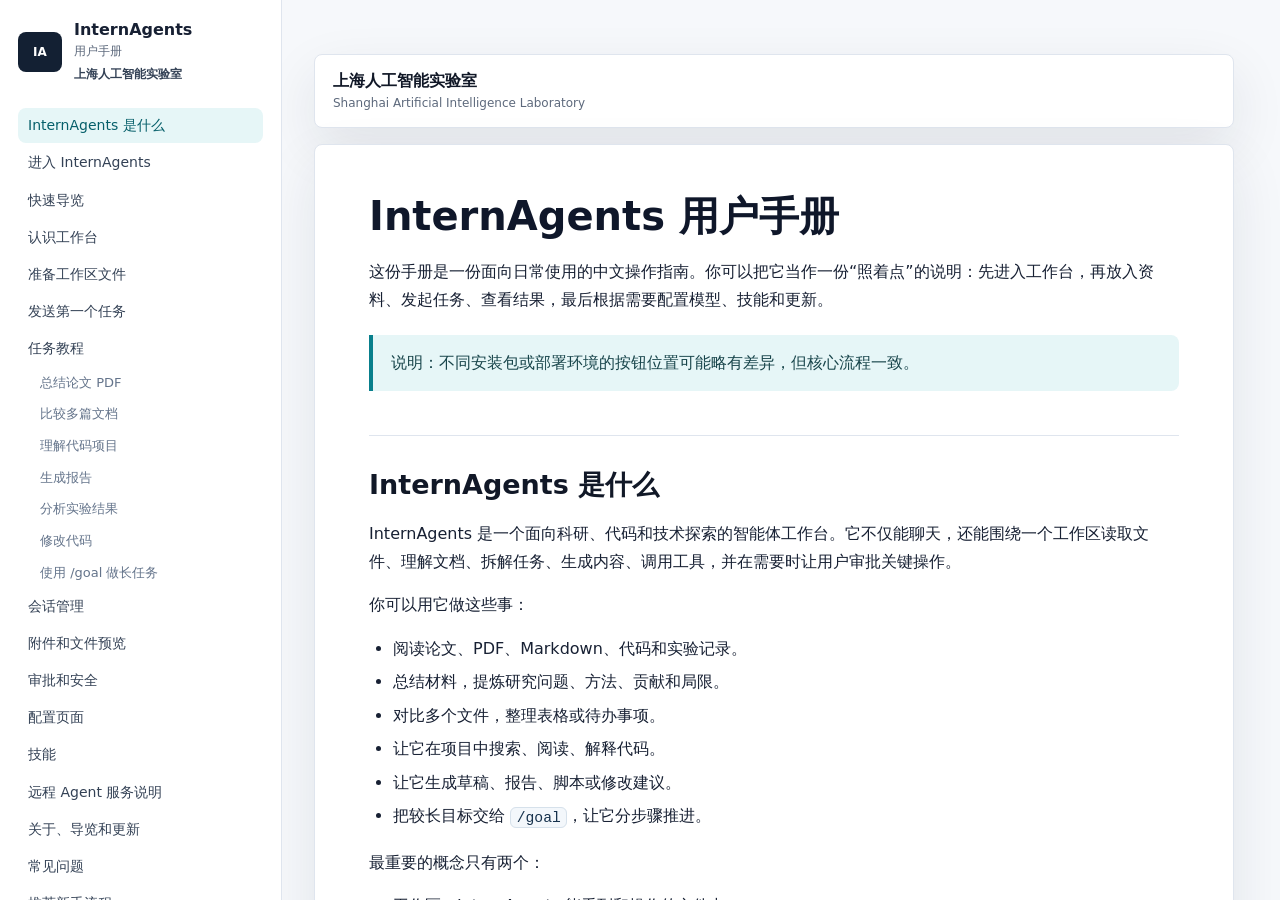
<file: index.html>
<!doctype html>
<html lang="zh-CN">
  <head>
    <meta charset="utf-8" />
    <meta name="viewport" content="width=device-width, initial-scale=1" />
    <meta http-equiv="refresh" content="0; url=./user-manual/" />
    <title>InternAgents 用户手册</title>
    <link rel="canonical" href="./user-manual/" />
    <style>
      body {
        display: grid;
        min-height: 100vh;
        place-items: center;
        margin: 0;
        background: #f6f8fb;
        color: #172033;
        font-family:
          Inter, ui-sans-serif, system-ui, -apple-system, BlinkMacSystemFont, "Segoe UI",
          "PingFang SC", "Hiragino Sans GB", "Microsoft YaHei", sans-serif;
      }

      a {
        color: #087f8c;
        font-weight: 700;
      }
    </style>
  </head>
  <body>
    <p>正在打开 <a href="./user-manual/">InternAgents 用户手册</a>。</p>
  </body>
</html>
</file>
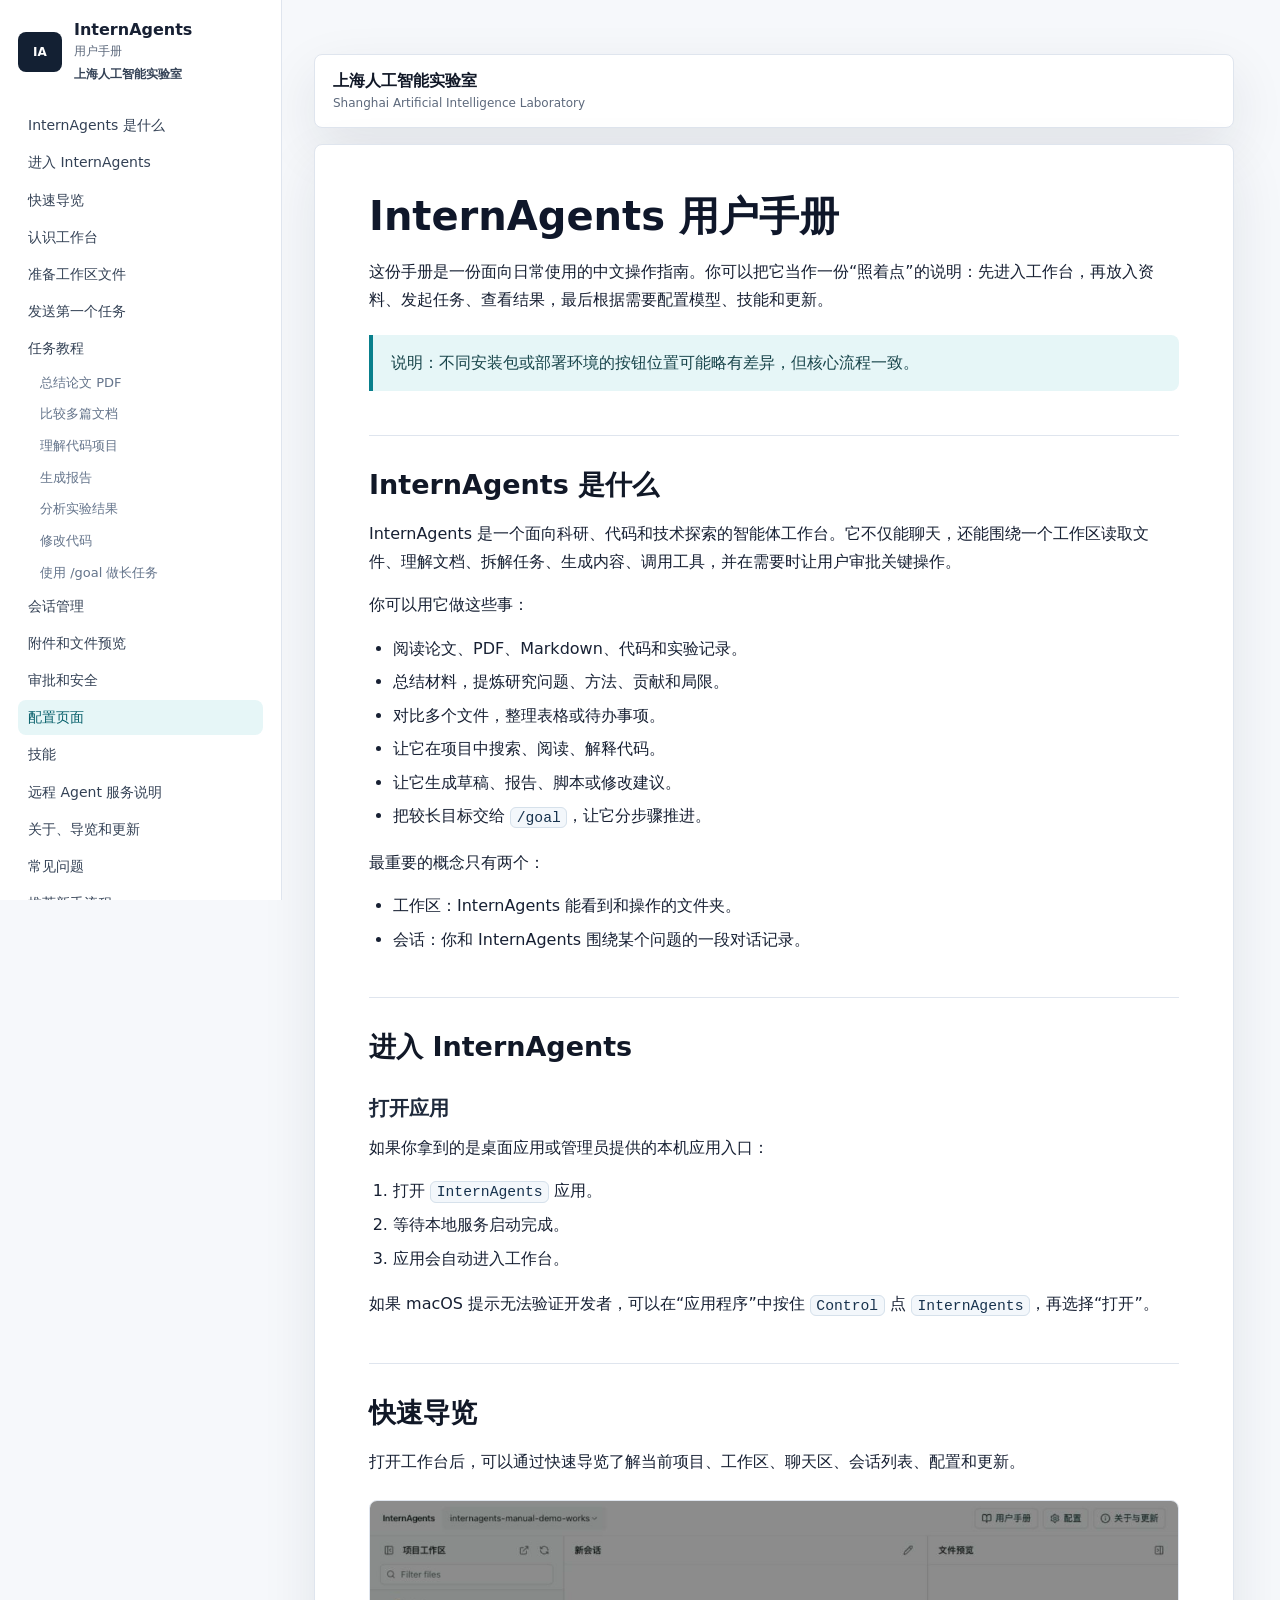
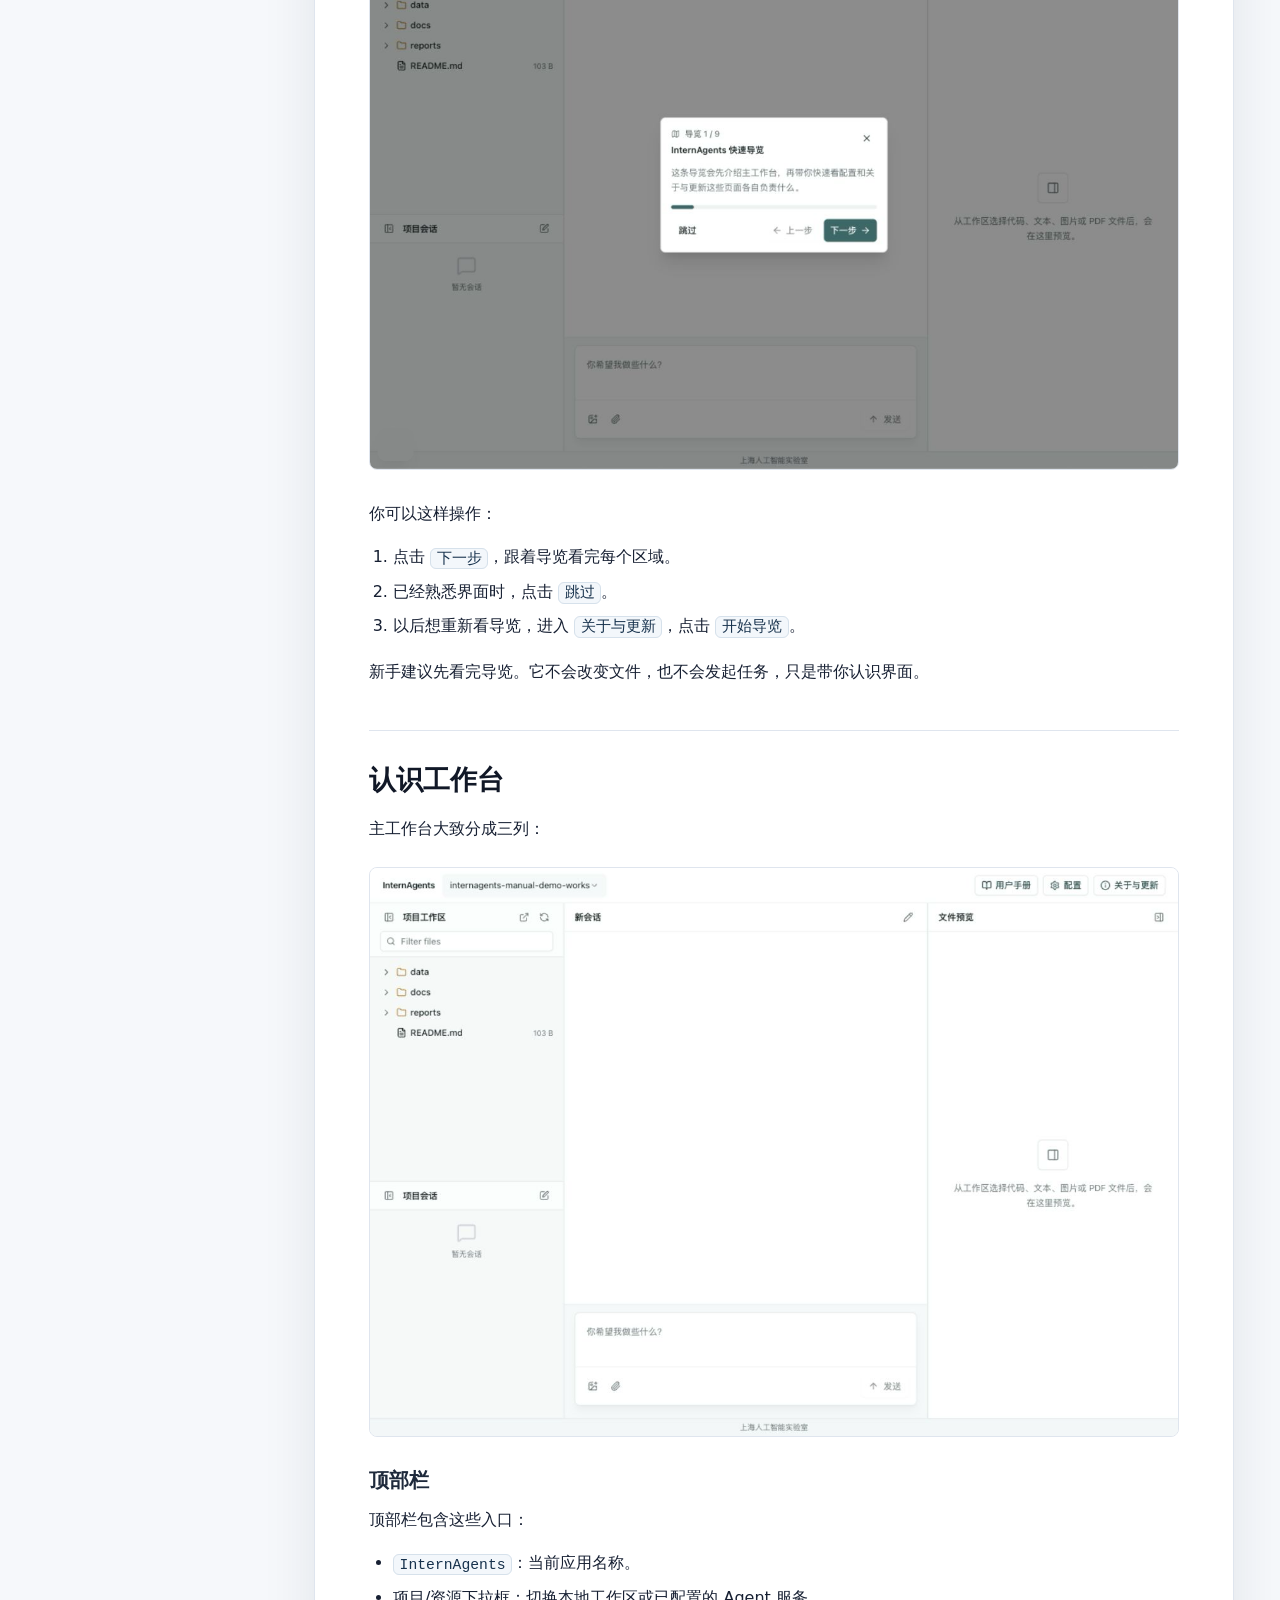
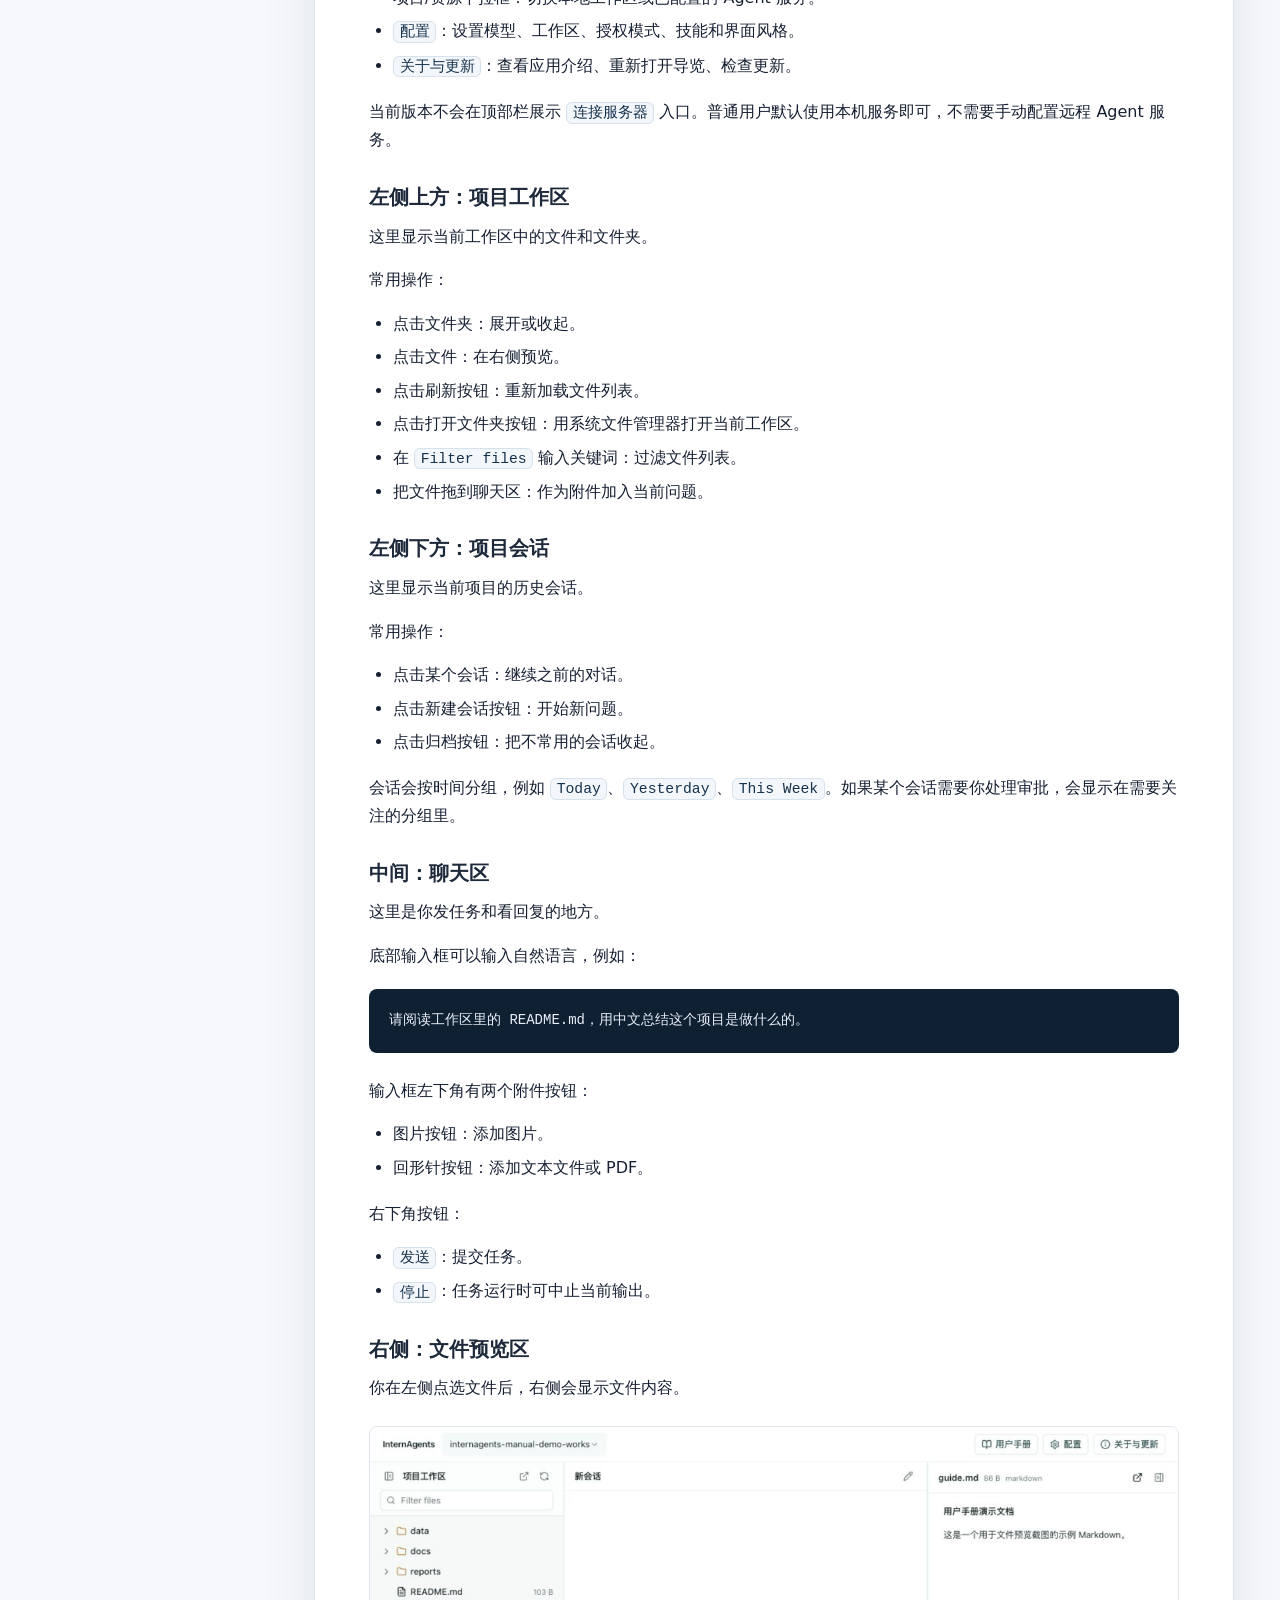
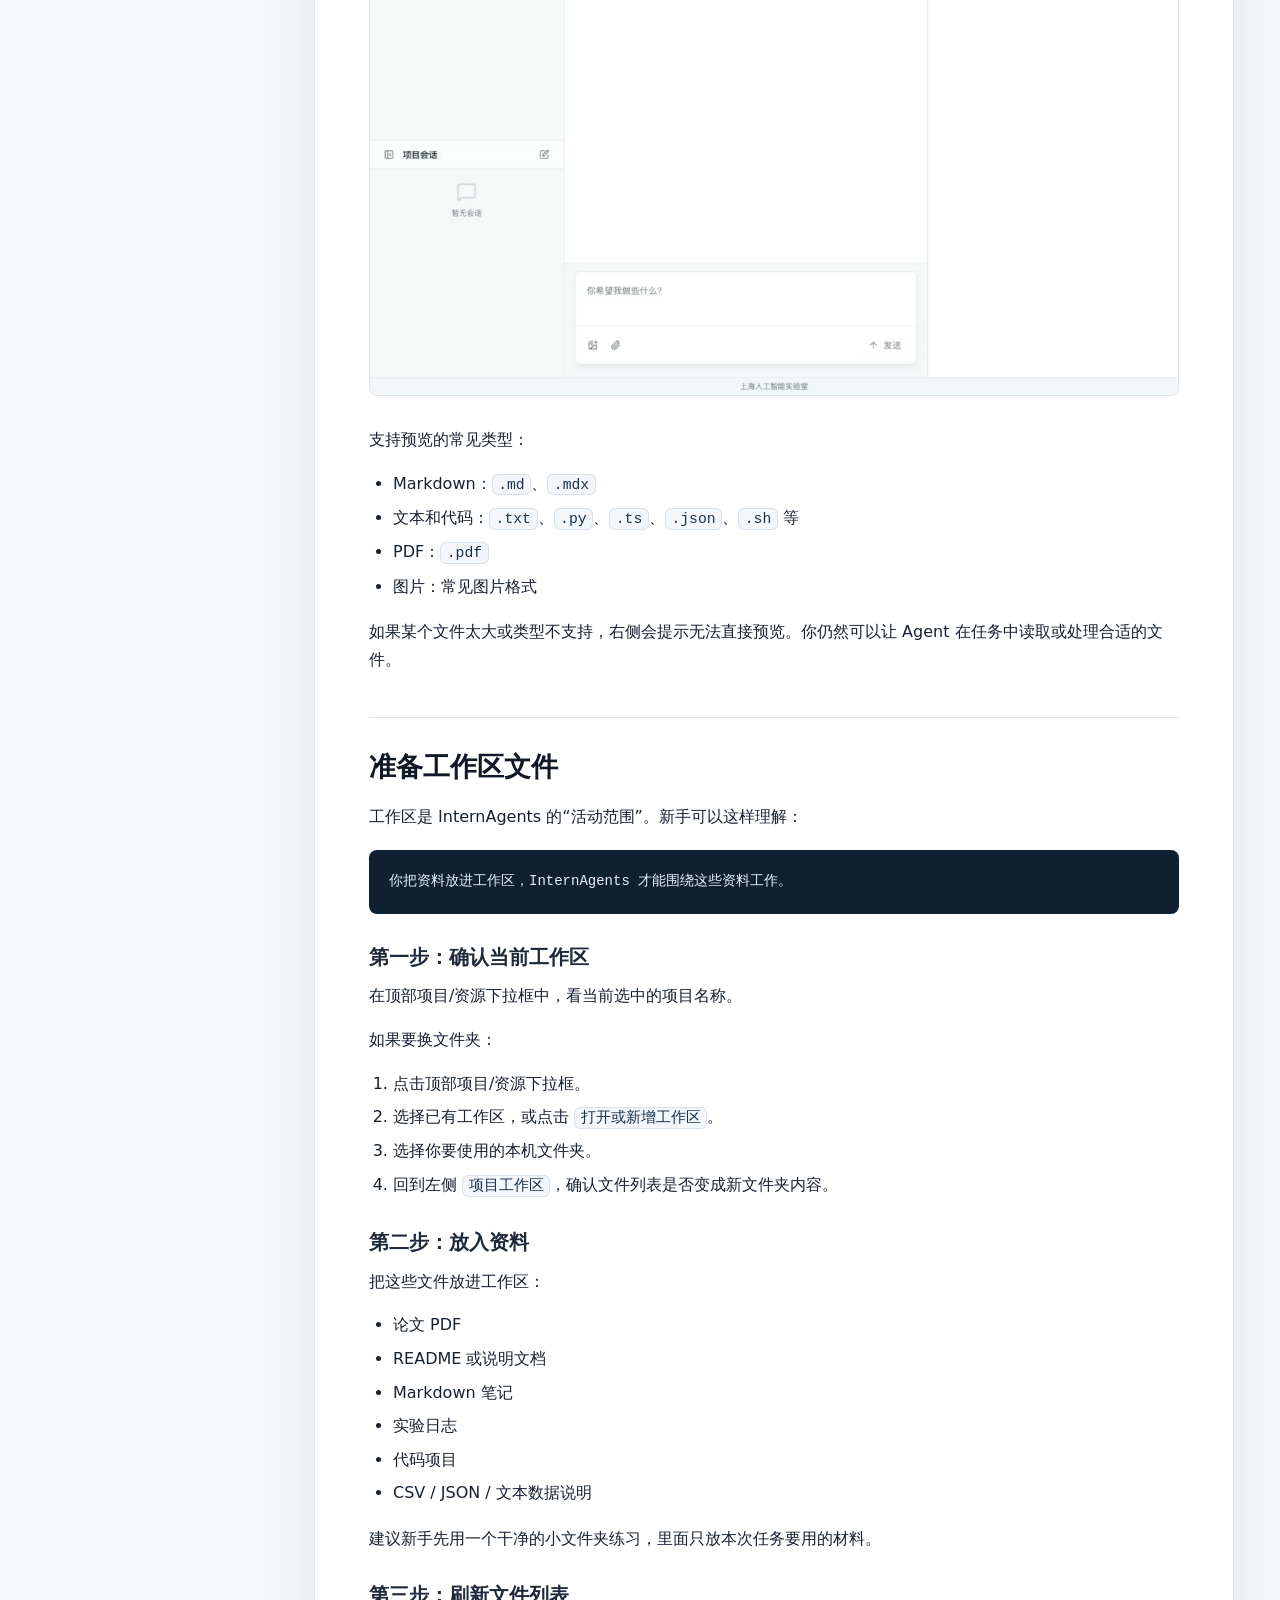
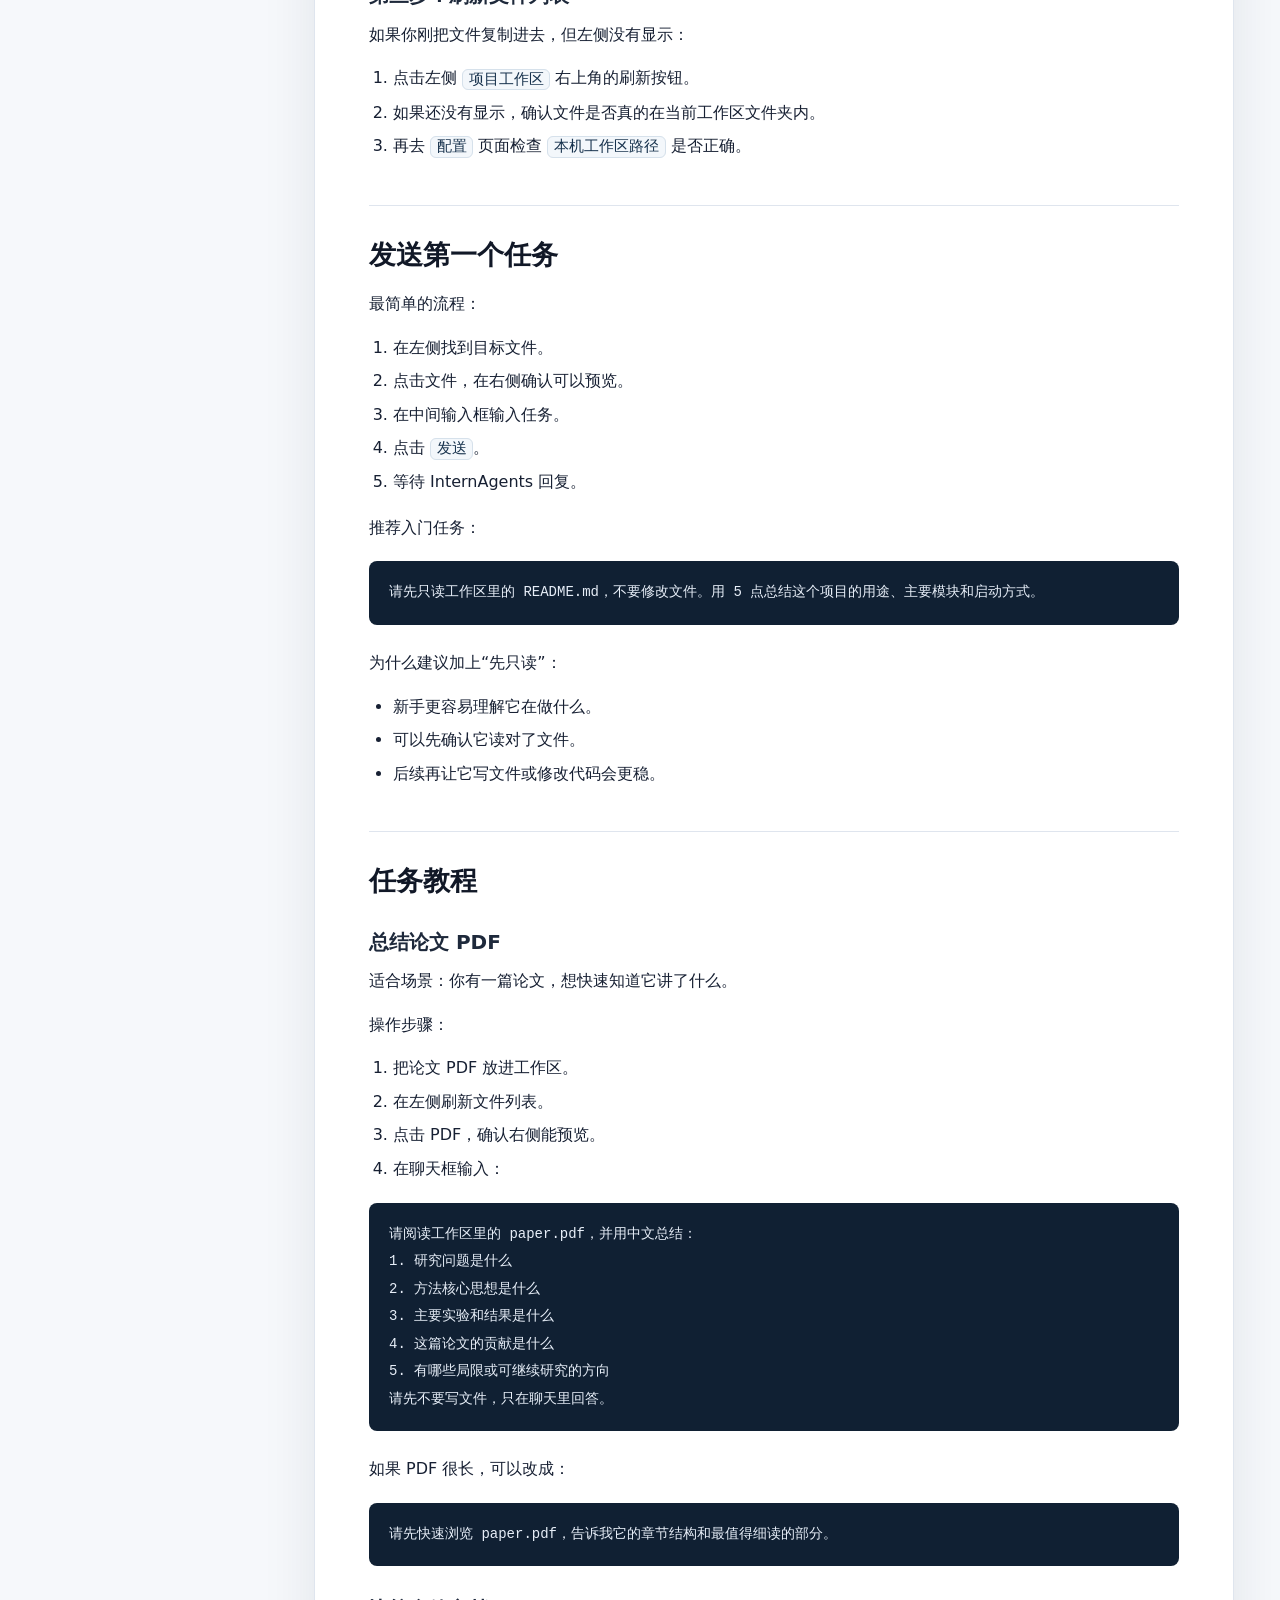
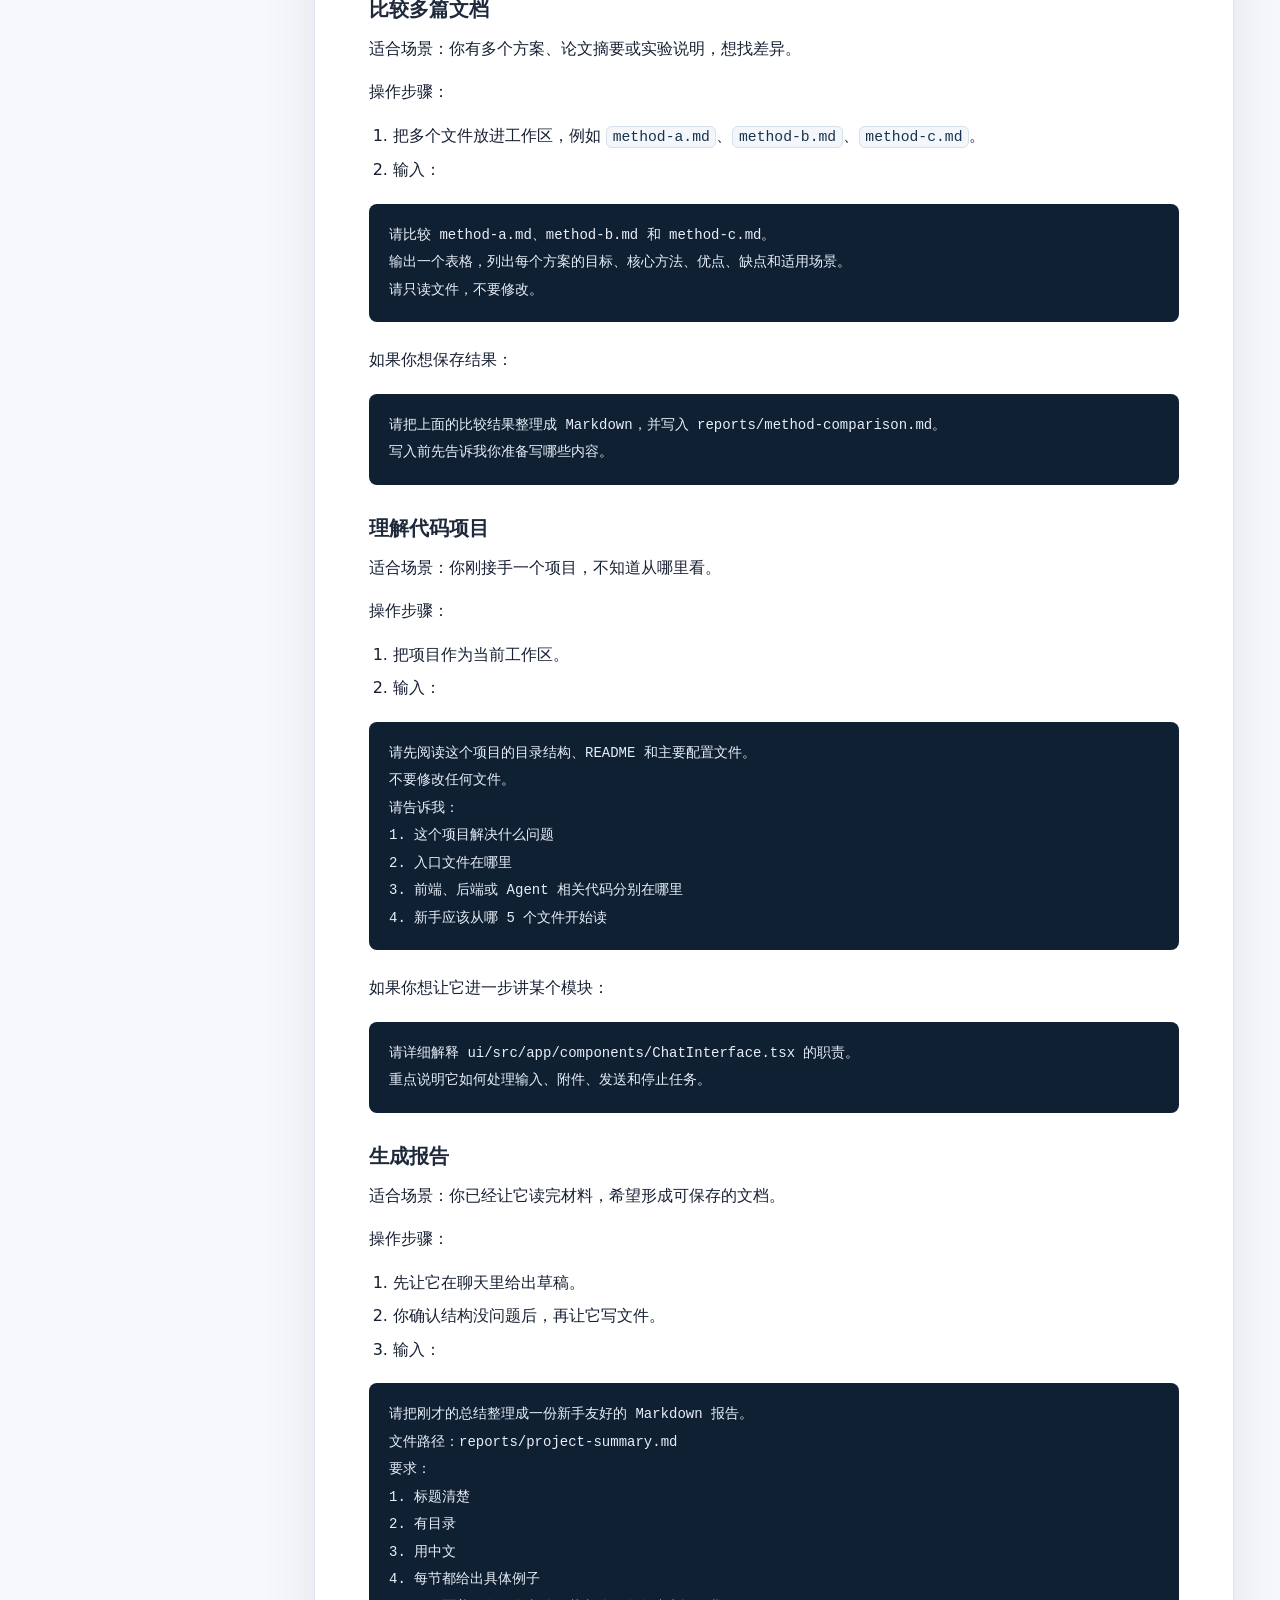
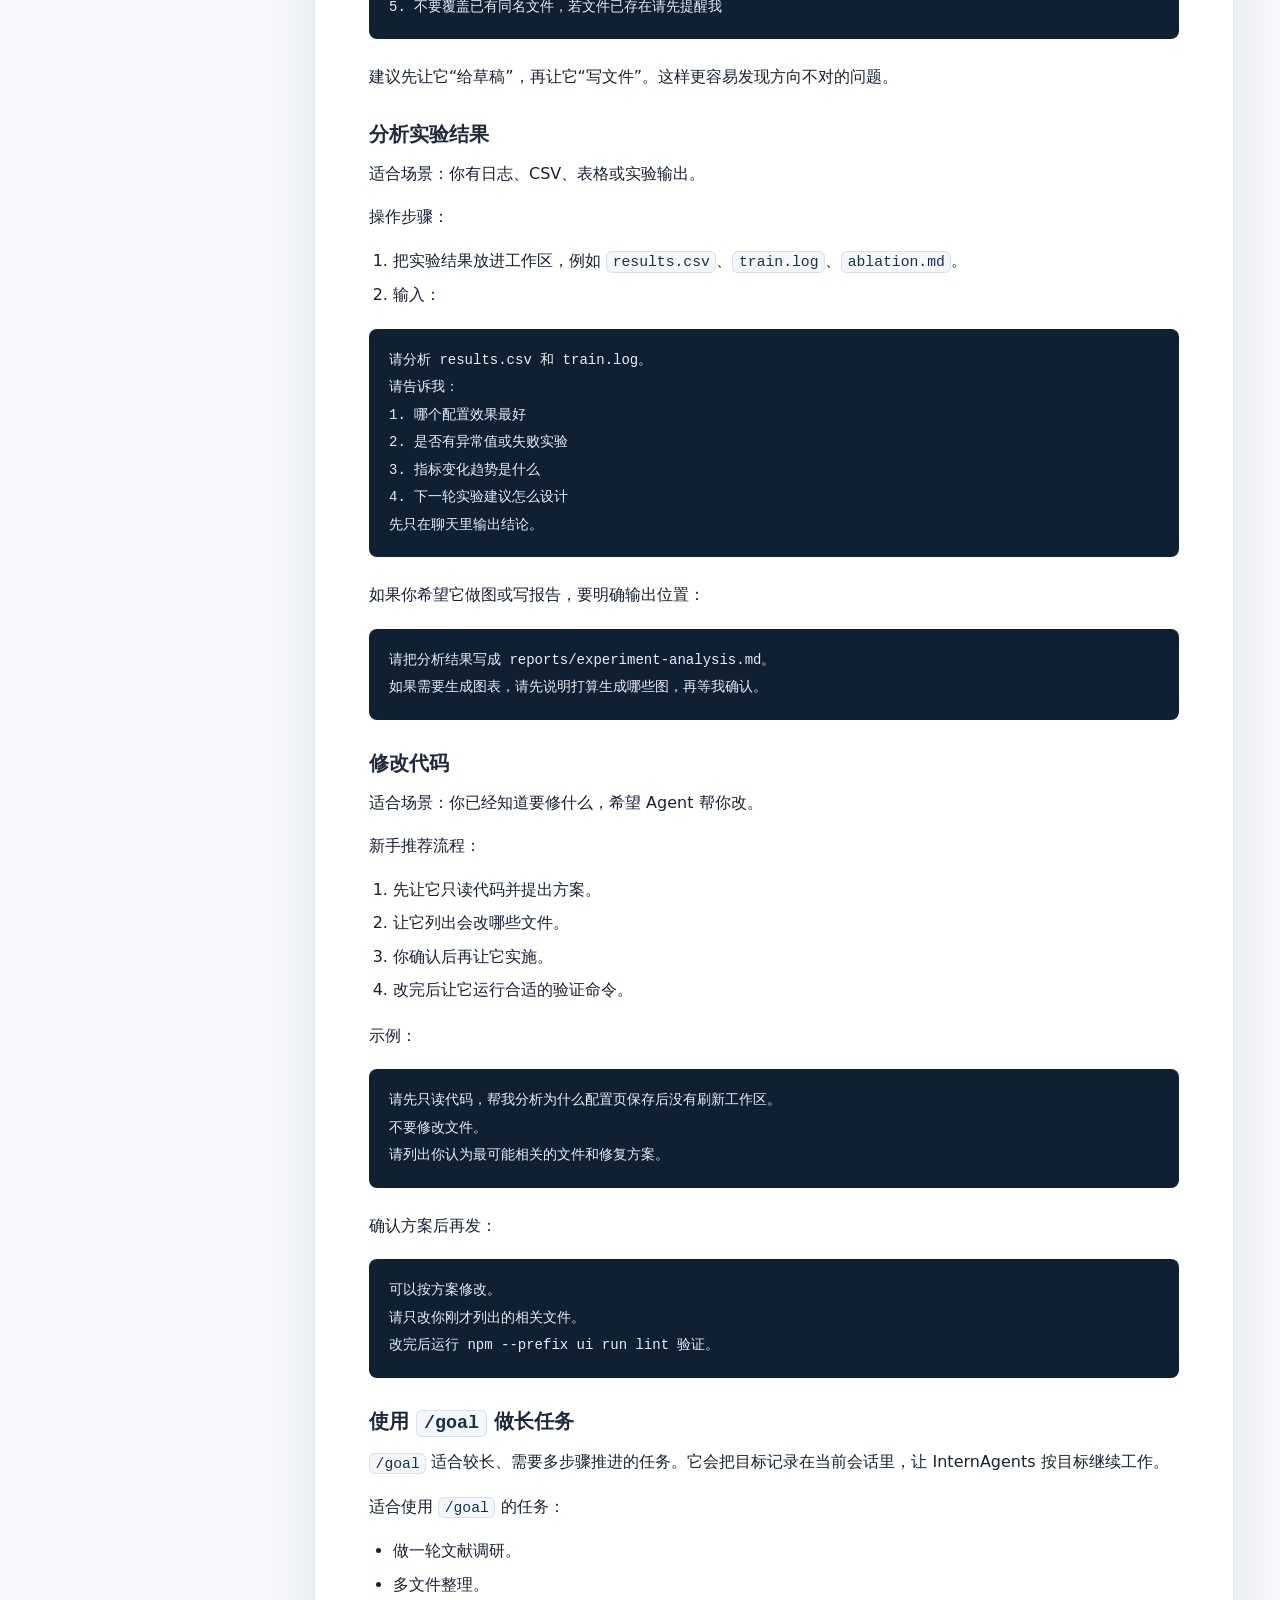
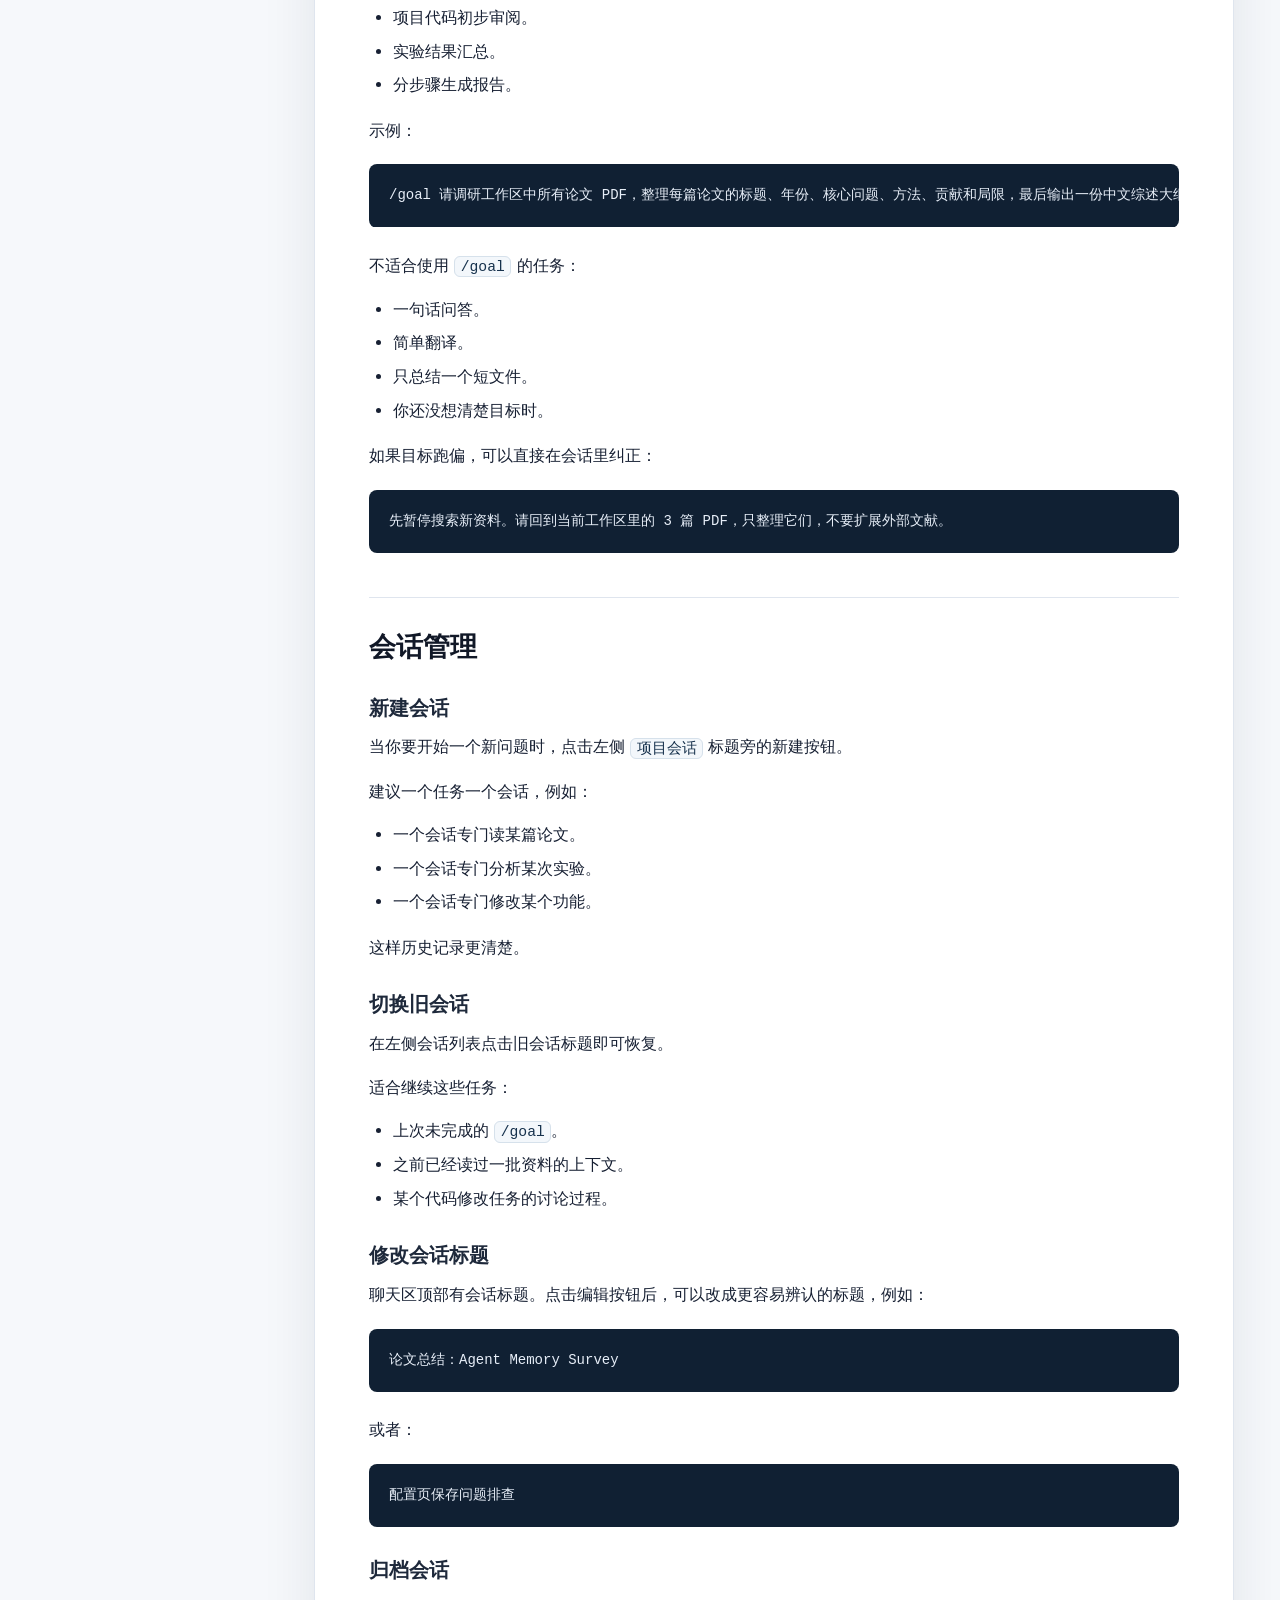
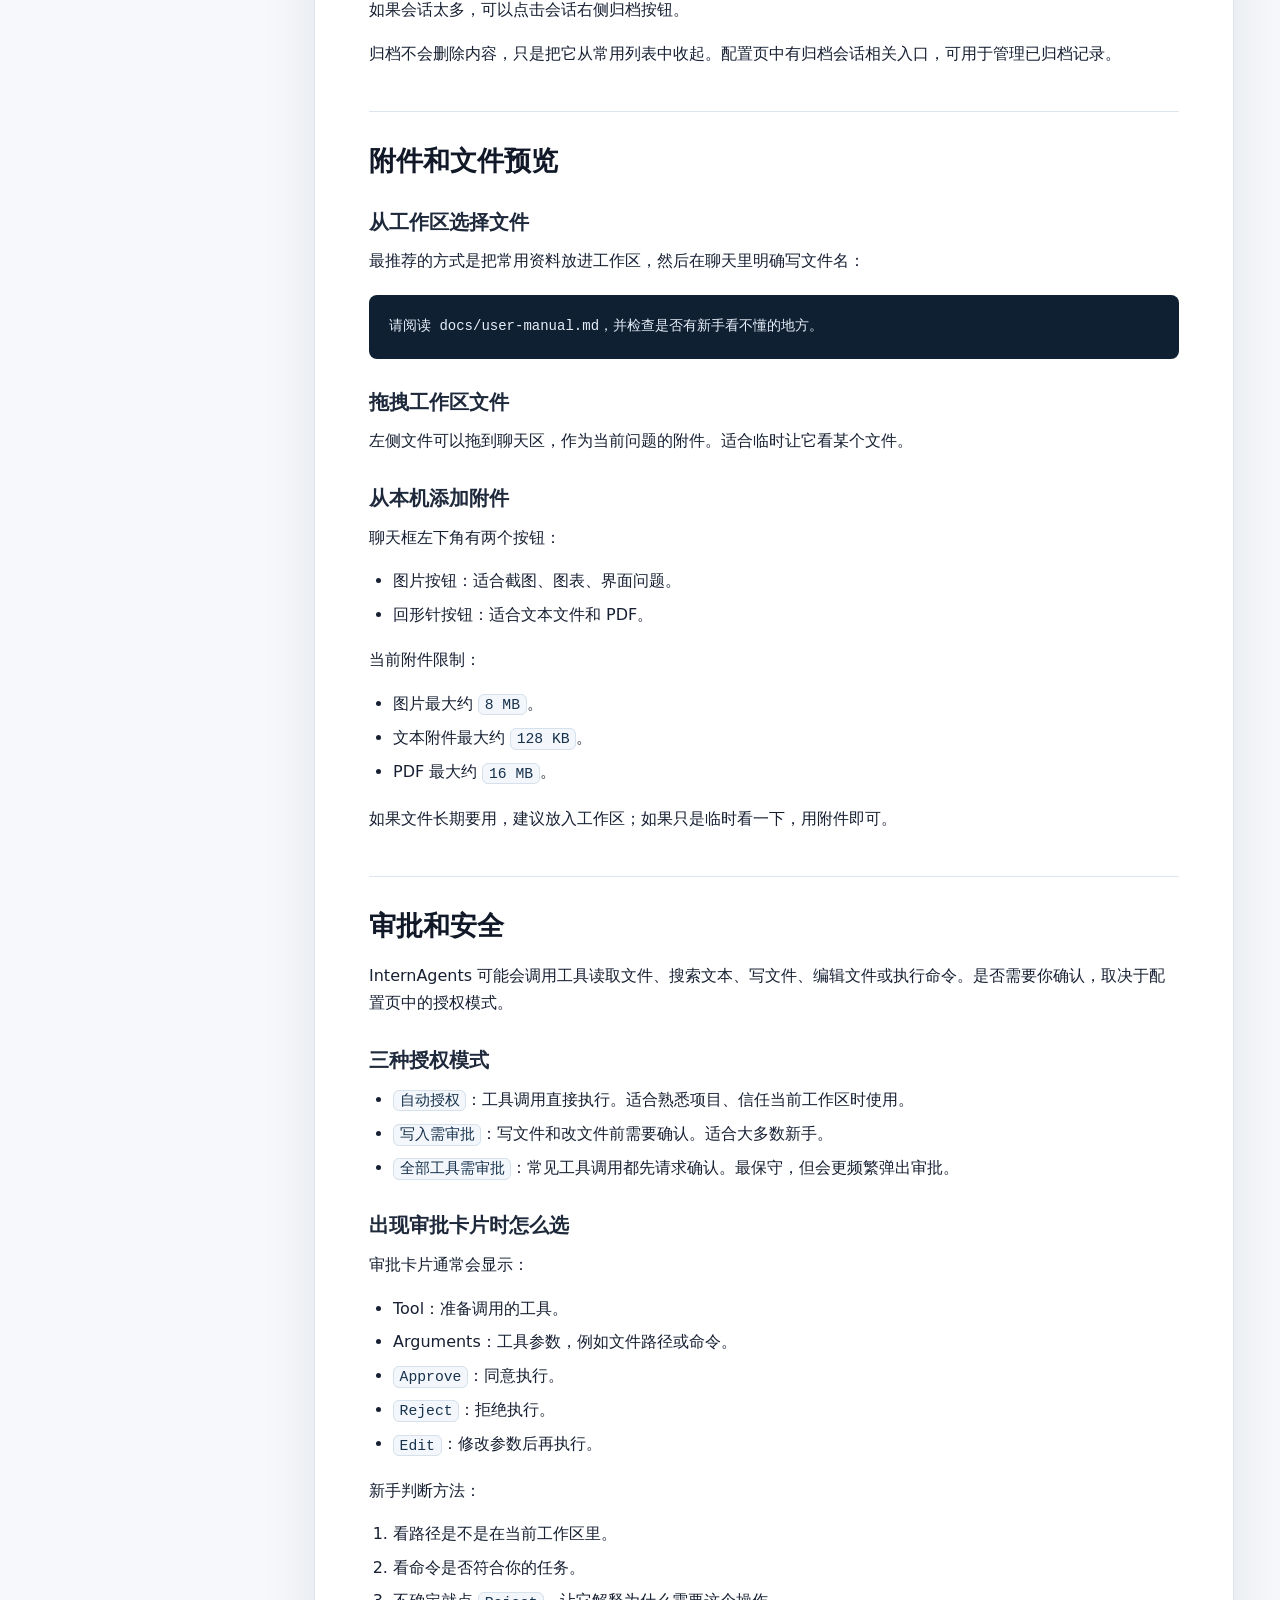
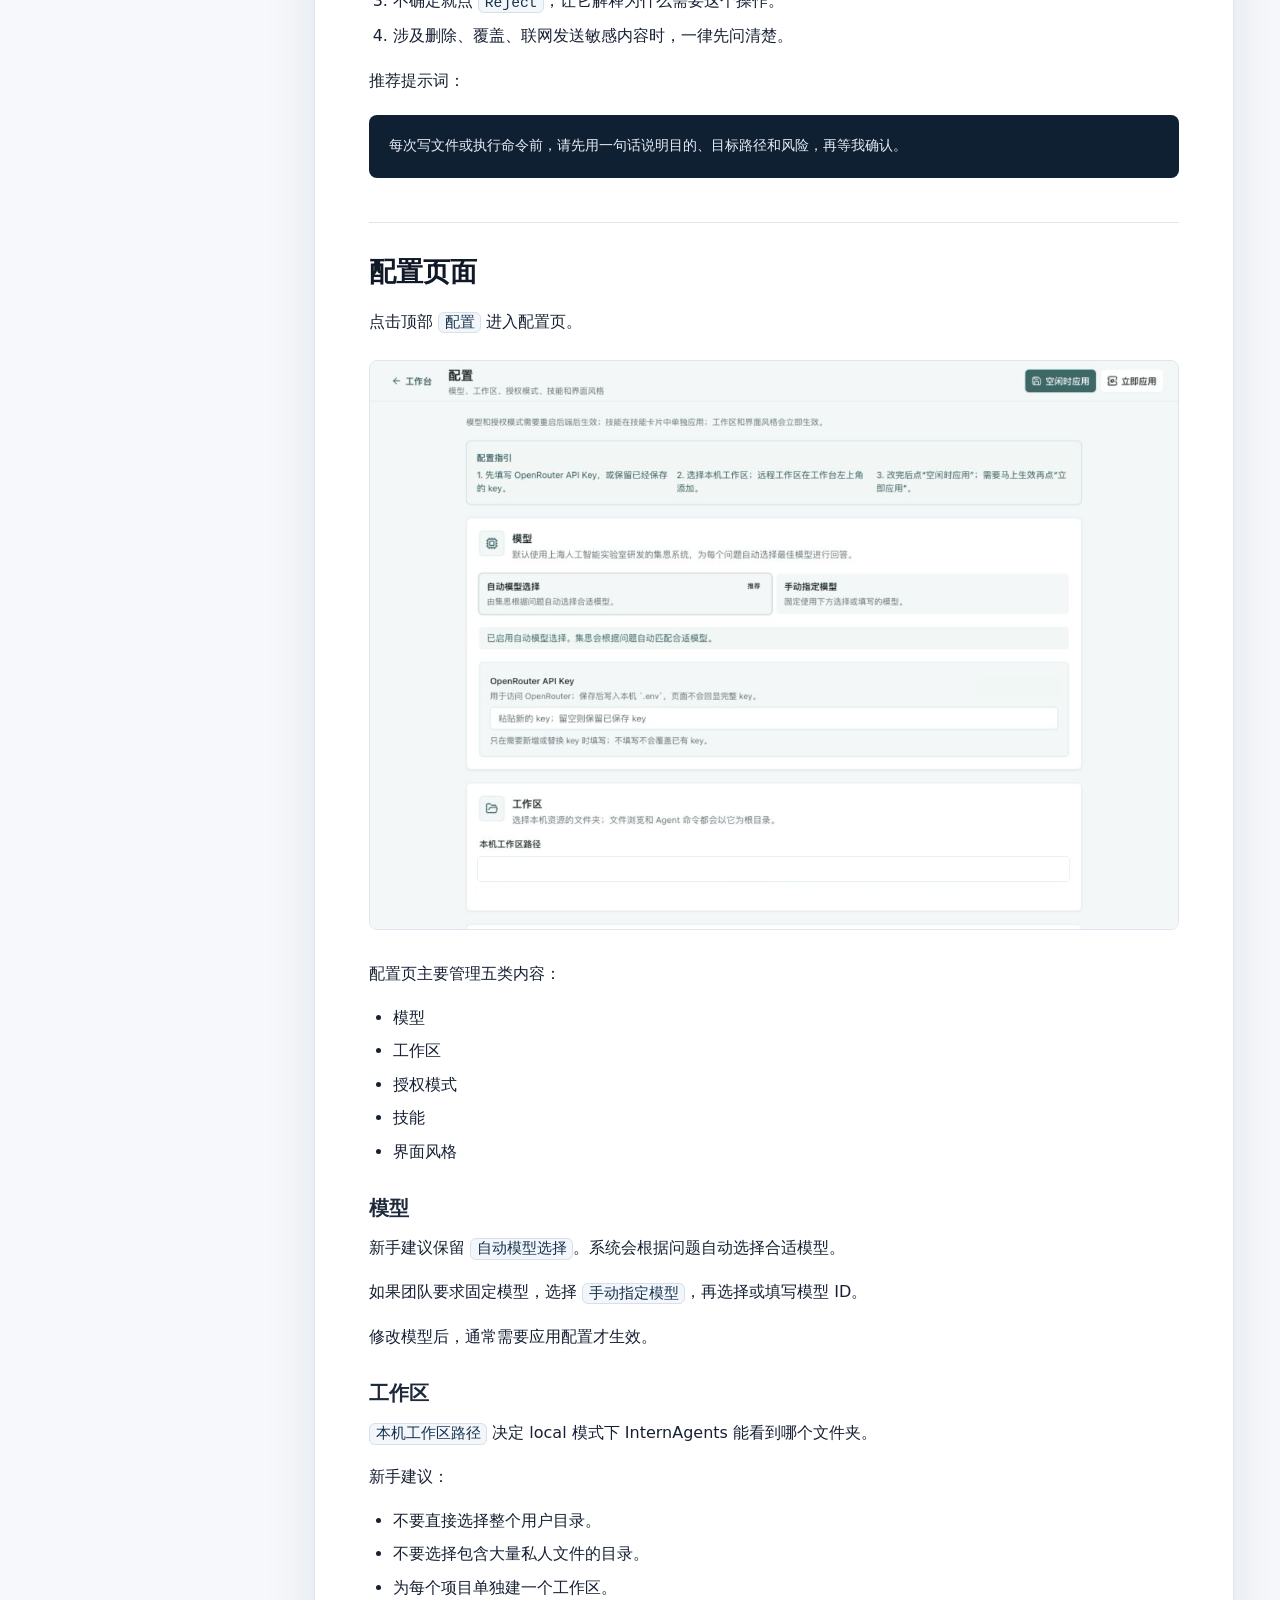
<file: user-manual/index.html>
<!doctype html>
<html lang="zh-CN">
  <head>
    <meta charset="utf-8" />
    <meta name="viewport" content="width=device-width, initial-scale=1" />
    <title>InternAgents 用户手册</title>
    <meta
      name="description"
      content="InternAgents 中文用户手册：工作台、任务教程、文件预览、审批、配置、技能和更新。"
    />
    <link rel="stylesheet" href="./styles.css" />
  </head>
  <body>
    <div class="shell">
      <aside class="sidebar" aria-label="章节导航">
        <a class="brand" href="./">
          <span class="brand-mark">IA</span>
          <span>
            <strong>InternAgents</strong>
            <small>用户手册</small>
            <small class="lab-name">上海人工智能实验室</small>
          </span>
        </a>
        <nav id="sectionNav" class="section-nav" aria-label="用户手册章节">
          <span class="loading">正在加载目录...</span>
        </nav>
      </aside>

      <div class="page">
        <header class="topbar">
          <button id="menuButton" class="icon-button" type="button" aria-label="打开目录">
            <span></span>
            <span></span>
            <span></span>
          </button>
          <a class="topbar-brand" href="./">InternAgents 用户手册</a>
          <span class="topbar-lab">上海人工智能实验室</span>
          <a class="repo-link" href="https://github.com/shuyuehu/InternAgents">GitHub</a>
        </header>

        <main class="layout">
          <div class="content-column">
            <section class="lab-strip" aria-label="上海人工智能实验室标识">
              <span>
                <strong>上海人工智能实验室</strong>
                <small>Shanghai Artificial Intelligence Laboratory</small>
              </span>
            </section>

            <article id="manual" class="manual" aria-live="polite">
              <div class="intro">
                <p class="eyebrow">中文操作指南</p>
                <h1>InternAgents 用户手册</h1>
                <p>正在加载手册内容...</p>
              </div>
            </article>
          </div>

        </main>
      </div>
    </div>

    <script src="./marked.min.js"></script>
    <script src="./app.js"></script>
  </body>
</html>
</file>
<file: user-manual/styles.css>
:root {
  color-scheme: light;
  --bg: #f6f8fb;
  --panel: #ffffff;
  --panel-soft: #f9fbfd;
  --ink: #172033;
  --muted: #5d697c;
  --border: #dfe5ee;
  --accent: #087f8c;
  --accent-strong: #065f6a;
  --accent-soft: #e6f6f7;
  --code: #102033;
  --shadow: 0 20px 55px rgba(18, 31, 50, 0.09);
  --sidebar: 282px;
}

* {
  box-sizing: border-box;
}

html {
  scroll-behavior: smooth;
}

body {
  margin: 0;
  background: var(--bg);
  color: var(--ink);
  font-family:
    Inter, ui-sans-serif, system-ui, -apple-system, BlinkMacSystemFont, "Segoe UI",
    "PingFang SC", "Hiragino Sans GB", "Microsoft YaHei", sans-serif;
  font-size: 16px;
  line-height: 1.72;
}

a {
  color: var(--accent);
  text-decoration: none;
}

a:hover {
  color: var(--accent-strong);
}

.shell {
  min-height: 100vh;
}

.sidebar {
  position: fixed;
  inset: 0 auto 0 0;
  width: var(--sidebar);
  overflow-y: auto;
  border-right: 1px solid var(--border);
  background: #ffffff;
  padding: 20px 18px 28px;
  z-index: 20;
}

.brand {
  display: flex;
  align-items: center;
  gap: 12px;
  color: var(--ink);
  margin-bottom: 24px;
}

.brand-mark {
  display: grid;
  width: 44px;
  height: 40px;
  place-items: center;
  border-radius: 8px;
  background: #132033;
  color: #ffffff;
  font-size: 12px;
  font-weight: 800;
}

.brand strong,
.brand small {
  display: block;
}

.brand strong {
  line-height: 1.2;
  font-size: 16px;
}

.brand small {
  margin-top: 2px;
  color: var(--muted);
  font-size: 12px;
}

.brand .lab-name {
  color: #334155;
  font-weight: 700;
}

.section-nav {
  display: grid;
  gap: 2px;
}

.section-nav a {
  display: block;
  border-radius: 8px;
  color: #334155;
  font-size: 14px;
  line-height: 1.36;
  padding: 8px 10px;
}

.section-nav a:hover,
.section-nav a.active {
  background: var(--accent-soft);
  color: var(--accent-strong);
}

.section-nav a.subitem {
  margin-left: 12px;
  color: #64748b;
  font-size: 13px;
  padding: 6px 10px;
}

.loading {
  color: var(--muted);
  font-size: 14px;
}

.page {
  min-width: 0;
  padding-left: var(--sidebar);
}

.topbar {
  position: sticky;
  top: 0;
  display: none;
  align-items: center;
  gap: 12px;
  height: 58px;
  border-bottom: 1px solid var(--border);
  background: rgba(255, 255, 255, 0.92);
  backdrop-filter: blur(14px);
  padding: 0 18px;
  z-index: 15;
}

.topbar-brand {
  min-width: 0;
  overflow: hidden;
  color: var(--ink);
  font-weight: 700;
  text-overflow: ellipsis;
  white-space: nowrap;
}

.topbar-lab {
  flex: none;
  color: var(--muted);
  font-size: 13px;
  font-weight: 700;
}

.repo-link {
  margin-left: auto;
  border: 1px solid var(--border);
  border-radius: 8px;
  color: var(--ink);
  font-size: 13px;
  line-height: 1;
  padding: 8px 10px;
}

.icon-button {
  display: inline-grid;
  width: 38px;
  height: 38px;
  place-content: center;
  gap: 4px;
  border: 1px solid var(--border);
  border-radius: 8px;
  background: #ffffff;
  cursor: pointer;
}

.icon-button span {
  display: block;
  width: 17px;
  height: 2px;
  border-radius: 999px;
  background: var(--ink);
}

.layout {
  display: grid;
  grid-template-columns: minmax(0, 920px);
  width: min(100%, 1020px);
  margin: 0 auto;
  padding: 54px 32px 96px;
}

.content-column {
  min-width: 0;
}

.lab-strip {
  display: flex;
  align-items: center;
  gap: 14px;
  min-width: 0;
  border: 1px solid var(--border);
  border-radius: 8px;
  background: #ffffff;
  box-shadow: var(--shadow);
  margin-bottom: 16px;
  padding: 16px 18px;
}

.lab-strip strong,
.lab-strip small {
  display: block;
}

.lab-strip strong {
  color: #111827;
  font-size: 16px;
  line-height: 1.3;
}

.lab-strip small {
  margin-top: 3px;
  color: var(--muted);
  font-size: 12px;
  line-height: 1.35;
}

.manual {
  min-width: 0;
  border: 1px solid var(--border);
  border-radius: 8px;
  background: var(--panel);
  box-shadow: var(--shadow);
  padding: 48px 54px 64px;
}

.intro {
  border-bottom: 1px solid var(--border);
  margin-bottom: 34px;
  padding-bottom: 28px;
}

.eyebrow {
  margin: 0 0 10px;
  color: var(--accent);
  font-size: 13px;
  font-weight: 800;
  letter-spacing: 0;
}

.manual h1 {
  margin: 0 0 18px;
  color: #0f172a;
  font-size: 40px;
  line-height: 1.18;
  letter-spacing: 0;
}

.manual h2 {
  border-top: 1px solid var(--border);
  margin: 44px 0 18px;
  padding-top: 32px;
  color: #111827;
  font-size: 27px;
  line-height: 1.28;
  letter-spacing: 0;
  scroll-margin-top: 84px;
}

.manual h2:first-child,
.manual .intro + h2 {
  border-top: 0;
  margin-top: 0;
  padding-top: 0;
}

.manual h3 {
  margin: 30px 0 12px;
  color: #1e293b;
  font-size: 20px;
  line-height: 1.34;
  letter-spacing: 0;
  scroll-margin-top: 84px;
}

.manual p {
  margin: 0 0 16px;
}

.manual ul,
.manual ol {
  margin: 0 0 18px;
  padding-left: 24px;
}

.manual li + li {
  margin-top: 6px;
}

.manual blockquote {
  margin: 22px 0;
  border-left: 4px solid var(--accent);
  border-radius: 0 8px 8px 0;
  background: var(--accent-soft);
  color: #17444a;
  padding: 14px 18px;
}

.manual blockquote p:last-child {
  margin-bottom: 0;
}

.manual code {
  border: 1px solid #d6e1eb;
  border-radius: 6px;
  background: #f3f7fb;
  color: #17324d;
  font-family: "SFMono-Regular", Consolas, "Liberation Mono", monospace;
  font-size: 0.92em;
  padding: 0.12em 0.38em;
}

.manual pre {
  overflow: auto;
  border-radius: 8px;
  background: var(--code);
  color: #e7eef8;
  margin: 20px 0 24px;
  padding: 18px 20px;
}

.manual pre code {
  border: 0;
  background: transparent;
  color: inherit;
  font-size: 14px;
  line-height: 1.68;
  padding: 0;
}

.manual img {
  display: block;
  width: 100%;
  height: auto;
  margin: 24px 0 30px;
  border: 1px solid var(--border);
  border-radius: 8px;
  background: #ffffff;
}

.manual table {
  display: block;
  width: 100%;
  overflow-x: auto;
  border-collapse: collapse;
  margin: 22px 0;
}

.manual th,
.manual td {
  border: 1px solid var(--border);
  padding: 10px 12px;
  text-align: left;
  vertical-align: top;
}

.manual th {
  background: var(--panel-soft);
}

body.nav-open .sidebar {
  transform: translateX(0);
}

body.nav-open::after {
  position: fixed;
  inset: 0;
  background: rgba(15, 23, 42, 0.32);
  content: "";
  z-index: 10;
}

@media (max-width: 1180px) {
  .layout {
    grid-template-columns: minmax(0, 1fr);
    max-width: 920px;
  }
}

@media (max-width: 860px) {
  .sidebar {
    transform: translateX(-100%);
    transition: transform 180ms ease;
    box-shadow: var(--shadow);
  }

  .page {
    padding-left: 0;
  }

  .topbar {
    display: flex;
  }

  .layout {
    padding: 24px 14px 64px;
  }

  .manual {
    padding: 30px 20px 42px;
  }

  .lab-strip {
    margin: 0 0 14px;
  }

  .manual h1 {
    font-size: 30px;
  }

  .manual h2 {
    font-size: 23px;
  }
}

@media (max-width: 520px) {
  .sidebar {
    width: min(86vw, 320px);
  }

  .manual {
    border-radius: 0;
    padding: 26px 16px 36px;
  }

  .layout {
    padding-inline: 0;
  }

  .repo-link {
    display: none;
  }

  .topbar-lab {
    display: none;
  }

  .lab-strip {
    border-radius: 0;
    padding-inline: 16px;
  }
}
</file>
